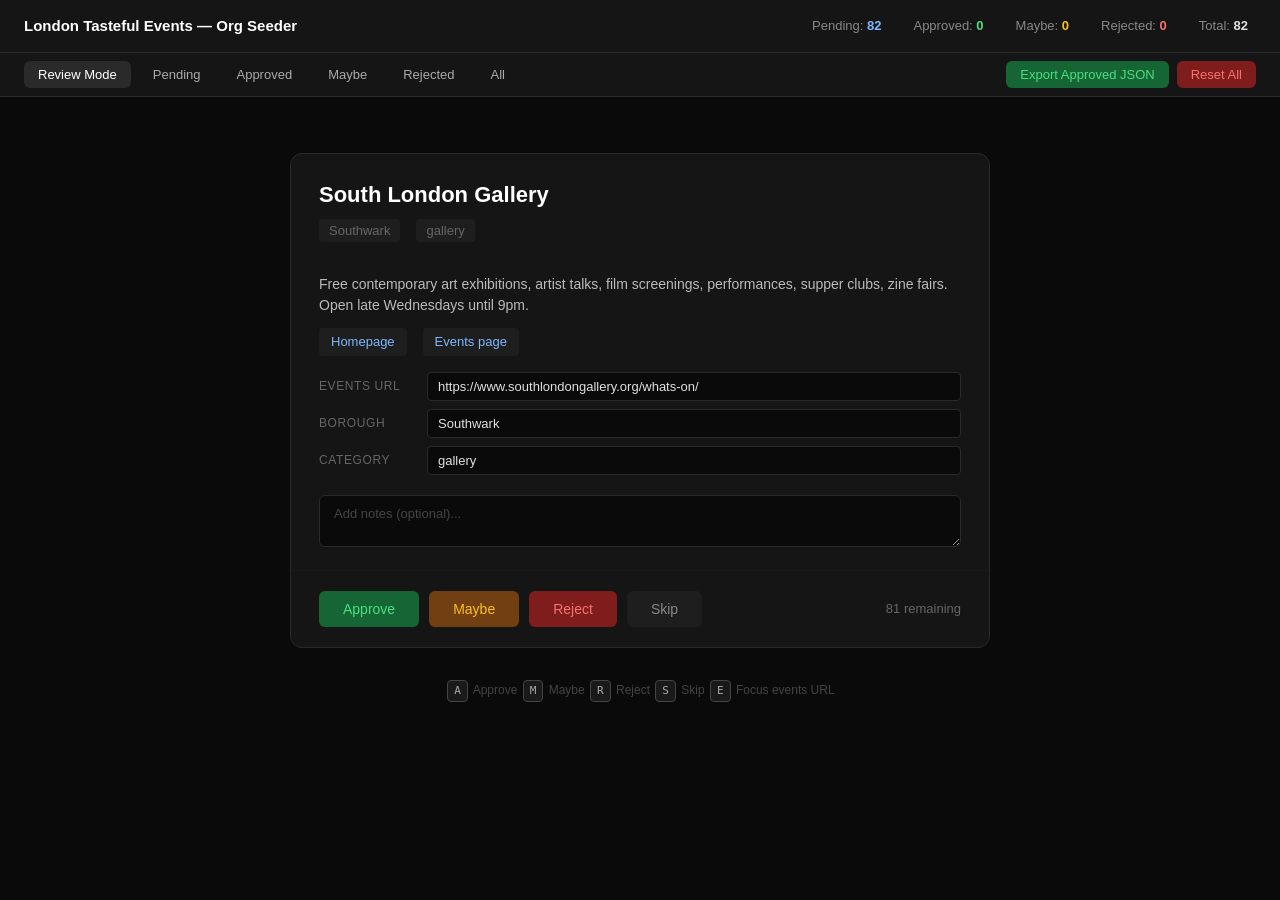
<file: review.html>
<!DOCTYPE html>
<html lang="en">
<head>
<meta charset="UTF-8">
<meta name="viewport" content="width=device-width, initial-scale=1.0">
<title>Org Seeder — London Tasteful Events</title>
<style>
* { box-sizing: border-box; margin: 0; padding: 0; }
body {
    font-family: -apple-system, BlinkMacSystemFont, "Segoe UI", sans-serif;
    background: #0a0a0a;
    color: #e0e0e0;
    line-height: 1.5;
}
a { color: #7eb8ff; text-decoration: none; }
a:hover { text-decoration: underline; }

/* Top bar */
.topbar {
    background: #151515;
    border-bottom: 1px solid #2a2a2a;
    padding: 12px 24px;
    display: flex;
    align-items: center;
    justify-content: space-between;
    position: sticky;
    top: 0;
    z-index: 100;
}
.topbar h1 { font-size: 15px; font-weight: 600; color: #fff; }
.stats { display: flex; gap: 16px; font-size: 13px; }
.stat { color: #888; cursor: pointer; padding: 4px 8px; border-radius: 4px; }
.stat:hover { background: #222; }
.stat.active { background: #2a2a2a; }
.stat strong { color: #e0e0e0; }
.stat.approved strong { color: #4ade80; }
.stat.rejected strong { color: #f87171; }
.stat.maybe strong { color: #fbbf24; }
.stat.pending strong { color: #7eb8ff; }

/* Mode tabs */
.tabs {
    background: #151515;
    border-bottom: 1px solid #2a2a2a;
    padding: 8px 24px;
    display: flex;
    gap: 8px;
    align-items: center;
}
.tab {
    padding: 6px 14px;
    border-radius: 6px;
    font-size: 13px;
    color: #aaa;
    cursor: pointer;
    border: none;
    background: none;
    font-family: inherit;
}
.tab:hover { background: #222; color: #fff; }
.tab.active { background: #2a2a2a; color: #fff; }
.tab-right { margin-left: auto; }
.btn-export {
    padding: 6px 14px;
    border-radius: 6px;
    font-size: 13px;
    color: #4ade80;
    background: #166534;
    border: none;
    cursor: pointer;
    font-family: inherit;
}
.btn-export:hover { background: #15803d; }
.btn-reset {
    padding: 6px 14px;
    border-radius: 6px;
    font-size: 13px;
    color: #f87171;
    background: #7f1d1d;
    border: none;
    cursor: pointer;
    font-family: inherit;
}
.btn-reset:hover { background: #991b1b; }

/* Container */
.container { max-width: 1100px; margin: 0 auto; padding: 24px; }

/* Review card */
.review-card {
    max-width: 700px;
    margin: 32px auto;
    background: #151515;
    border: 1px solid #2a2a2a;
    border-radius: 12px;
    overflow: hidden;
}
.review-header {
    padding: 24px 28px 16px;
}
.review-header h2 { font-size: 22px; color: #fff; margin-bottom: 4px; }
.review-meta {
    font-size: 13px;
    color: #666;
    display: flex;
    gap: 16px;
    margin-top: 8px;
}
.review-meta span {
    background: #1e1e1e;
    padding: 2px 10px;
    border-radius: 4px;
}
.review-body { padding: 16px 28px; }
.review-body p { color: #bbb; font-size: 14px; margin-bottom: 12px; }
.review-links { display: flex; gap: 16px; margin-bottom: 16px; }
.review-links a {
    font-size: 13px;
    padding: 4px 12px;
    background: #1e1e1e;
    border-radius: 4px;
}
.review-links a:hover { background: #2a2a2a; text-decoration: none; }
.edit-row {
    display: grid;
    grid-template-columns: 100px 1fr;
    gap: 8px;
    align-items: center;
    margin-bottom: 8px;
}
.edit-row label {
    font-size: 12px;
    color: #666;
    text-transform: uppercase;
    letter-spacing: 0.05em;
}
.edit-input {
    background: #0a0a0a;
    border: 1px solid #2a2a2a;
    border-radius: 4px;
    color: #e0e0e0;
    padding: 6px 10px;
    font-size: 13px;
    width: 100%;
    font-family: inherit;
}
.edit-input:focus { border-color: #444; outline: none; }
.notes-input {
    width: 100%;
    padding: 10px 14px;
    margin-top: 12px;
    background: #0a0a0a;
    border: 1px solid #2a2a2a;
    border-radius: 6px;
    color: #e0e0e0;
    font-size: 13px;
    font-family: inherit;
    resize: vertical;
}
.notes-input::placeholder { color: #444; }
.review-actions {
    padding: 20px 28px;
    border-top: 1px solid #1a1a1a;
    display: flex;
    gap: 10px;
    align-items: center;
}
.remaining {
    margin-left: auto;
    font-size: 13px;
    color: #666;
}
.btn {
    padding: 10px 24px;
    border: none;
    border-radius: 6px;
    font-size: 14px;
    font-weight: 500;
    cursor: pointer;
    font-family: inherit;
}
.btn-approve { background: #166534; color: #4ade80; }
.btn-approve:hover { background: #15803d; }
.btn-reject { background: #7f1d1d; color: #f87171; }
.btn-reject:hover { background: #991b1b; }
.btn-maybe { background: #713f12; color: #fbbf24; }
.btn-maybe:hover { background: #854d0e; }
.btn-skip { background: #1e1e1e; color: #888; }
.btn-skip:hover { background: #2a2a2a; color: #ccc; }

.shortcuts {
    text-align: center;
    margin-top: 20px;
    font-size: 12px;
    color: #444;
}
.kbd {
    display: inline-block;
    padding: 2px 6px;
    border: 1px solid #444;
    border-radius: 4px;
    font-size: 11px;
    font-family: monospace;
    color: #aaa;
    background: #1a1a1a;
    margin: 0 2px;
}

/* Table view */
.org-table { width: 100%; border-collapse: collapse; margin-top: 16px; }
.org-table th {
    text-align: left;
    padding: 8px 12px;
    font-size: 11px;
    text-transform: uppercase;
    letter-spacing: 0.05em;
    color: #666;
    border-bottom: 1px solid #2a2a2a;
    cursor: pointer;
}
.org-table th:hover { color: #aaa; }
.org-table td {
    padding: 10px 12px;
    font-size: 14px;
    border-bottom: 1px solid #1a1a1a;
    vertical-align: top;
}
.org-table tr:hover { background: #151515; }
.tag {
    display: inline-block;
    padding: 2px 8px;
    border-radius: 4px;
    font-size: 11px;
    font-weight: 500;
}
.tag-approved { background: #166534; color: #4ade80; }
.tag-rejected { background: #7f1d1d; color: #f87171; }
.tag-maybe { background: #713f12; color: #fbbf24; }
.tag-pending { background: #1e3a5f; color: #7eb8ff; }
.actions-cell { display: flex; gap: 4px; }
.actions-cell .btn { padding: 4px 10px; font-size: 12px; }
.empty {
    text-align: center;
    padding: 60px;
    color: #666;
}
.done-card {
    text-align: center;
    padding: 60px;
    max-width: 500px;
    margin: 60px auto;
}
.done-card h2 { color: #4ade80; font-size: 24px; margin-bottom: 16px; }
.done-stats { font-size: 14px; color: #666; line-height: 2; }
.done-stats strong { color: #e0e0e0; }
</style>
</head>
<body>

<div class="topbar">
    <h1>London Tasteful Events — Org Seeder</h1>
    <div class="stats" id="stats-bar"></div>
</div>

<div class="tabs">
    <button class="tab active" data-mode="review">Review Mode</button>
    <button class="tab" data-mode="list" data-status="pending">Pending</button>
    <button class="tab" data-mode="list" data-status="approved">Approved</button>
    <button class="tab" data-mode="list" data-status="maybe">Maybe</button>
    <button class="tab" data-mode="list" data-status="rejected">Rejected</button>
    <button class="tab" data-mode="list" data-status="all">All</button>
    <span class="tab-right"></span>
    <button class="btn-export" onclick="exportApproved()">Export Approved JSON</button>
    <button class="btn-reset" onclick="resetAll()">Reset All</button>
</div>

<div class="container" id="main"></div>

<script>
// ============================================================
// EMBEDDED SEED DATA — 82 London cultural orgs
// ============================================================
const SEED_DATA = [
  {"id":1,"name":"South London Gallery","homepage":"https://www.southlondongallery.org/","events_url":"https://www.southlondongallery.org/whats-on/","description":"Free contemporary art exhibitions, artist talks, film screenings, performances, supper clubs, zine fairs. Open late Wednesdays until 9pm.","borough":"Southwark","category":"gallery"},
  {"id":2,"name":"Autograph","homepage":"https://autograph.org.uk/","events_url":"https://autograph.org.uk/exhibitions","description":"Free photography exhibitions exploring race, identity, representation and social justice. Based in Hackney since 1988.","borough":"Hackney","category":"gallery"},
  {"id":3,"name":"Whitechapel Gallery","homepage":"https://www.whitechapelgallery.org/","events_url":"https://www.whitechapelgallery.org/exhibitions/","description":"Major contemporary art gallery. Free exhibitions on Thursday nights until 9pm. First Thursdays celebrations with curated East London art recommendations.","borough":"Tower Hamlets","category":"gallery"},
  {"id":4,"name":"ICA (Institute of Contemporary Arts)","homepage":"https://www.ica.art/","events_url":"https://www.ica.art/whats-on","description":"Contemporary arts centre on The Mall. Open until 11pm Tue-Sun. Film, exhibitions, talks, music and performances.","borough":"Westminster","category":"gallery"},
  {"id":5,"name":"Barbican Centre","homepage":"https://www.barbican.org.uk/","events_url":"https://www.barbican.org.uk/whats-on","description":"Major arts centre with gallery, cinema, theatre, concert hall. Gallery open late Thu-Sat until 8pm. Free foyer exhibitions and events.","borough":"City of London","category":"cultural centre"},
  {"id":6,"name":"The Castle Cinema","homepage":"https://thecastlecinema.com/","events_url":"https://thecastlecinema.com/","description":"Independent crowdfunded community cinema in Hackney. Pay What You Can screenings. Member-shaped programming.","borough":"Hackney","category":"community cinema"},
  {"id":7,"name":"The Lexi Cinema","homepage":"https://thelexicinema.co.uk/","events_url":"https://thelexicinema.co.uk/","description":"Volunteer-run independent cinema in Kensal Rise. 100% distributable profits go to charity.","borough":"Brent","category":"community cinema"},
  {"id":8,"name":"Rio Cinema","homepage":"https://riocinema.org.uk/","events_url":"https://riocinema.org.uk/","description":"London's oldest community-run cinema in Dalston. Film festivals including Kurdish Film Festival, Fringe! Queer Film & Arts Fest, Doc'n Roll.","borough":"Hackney","category":"community cinema"},
  {"id":9,"name":"Genesis Cinema","homepage":"https://www.genesiscinema.co.uk/","events_url":"https://www.genesiscinema.co.uk/","description":"Cultural hub in Whitechapel. Affordable films plus live music, poetry nights, swing events, festivals and community programming.","borough":"Tower Hamlets","category":"community cinema"},
  {"id":10,"name":"The Garden Cinema","homepage":"https://www.thegardencinema.co.uk/","events_url":"https://www.thegardencinema.co.uk/","description":"Intimate two-screen cinema in Covent Garden. Bi-weekly free screenings for members. Bar events.","borough":"Camden","category":"community cinema"},
  {"id":11,"name":"Rich Mix","homepage":"https://richmix.org.uk/","events_url":"https://richmix.org.uk/whats-on/","description":"Community arts space in Shoreditch. Three cinema screens, spoken word, theatre, live music. Three bars.","borough":"Tower Hamlets","category":"cultural centre"},
  {"id":12,"name":"ArtHouse Crouch End","homepage":"https://www.arthousecrouchend.co.uk/","events_url":"https://www.arthousecrouchend.co.uk/whats-on/","description":"Cinema, art, live music, theatre, dance, workshops, comedy. Community-focused arts venue. Tickets from \u00a37.","borough":"Haringey","category":"community cinema"},
  {"id":13,"name":"The Phoenix Cinema","homepage":"https://www.phoenixcinema.co.uk/","events_url":"https://www.phoenixcinema.co.uk/","description":"London's longest-running cinema, open since 1910. Independent not-for-profit single-screen cinema owned by charitable trust.","borough":"Barnet","category":"community cinema"},
  {"id":14,"name":"Prince Charles Cinema","homepage":"https://princecharlescinema.com/","events_url":"https://princecharlescinema.com/","description":"Cult cinema in Leicester Square. Movie marathons, \u00a32.50 member tickets, sing-a-long screenings, event nights.","borough":"Westminster","category":"community cinema"},
  {"id":15,"name":"BFI Southbank","homepage":"https://www.bfi.org.uk/bfi-southbank","events_url":"https://whatson.bfi.org.uk/Online/","description":"Four screens showing classic, independent and world cinema. Free BFI Mediatheque with hundreds of archive titles.","borough":"Lambeth","category":"community cinema"},
  {"id":16,"name":"Gresham College","homepage":"https://www.gresham.ac.uk/","events_url":"https://www.gresham.ac.uk/whats-on","description":"Over 100 free public lectures per year on astronomy, medicine, history, politics, law and more. Based in Holborn.","borough":"Camden","category":"lecture series"},
  {"id":17,"name":"Conway Hall","homepage":"https://conwayhall.org.uk/","events_url":"https://conwayhall.org.uk/whats-on/","description":"Home of the Ethical Society. Free speech platform with London Thinks debates, talks on social, political and cultural topics.","borough":"Camden","category":"lecture series"},
  {"id":18,"name":"LSE Public Events","homepage":"https://www.lse.ac.uk/events","events_url":"https://www.lse.ac.uk/events","description":"Free public lecture programme with podcasts. Searchable by topic and speaker. Open to all.","borough":"Westminster","category":"lecture series"},
  {"id":19,"name":"Royal Institute of Philosophy","homepage":"https://royalinstitutephilosophy.org/","events_url":"https://royalinstitutephilosophy.org/philosophy-events/","description":"Free public annual lecture series. Centenary series 2025/26: Philosophy in Retrospect and Prospect.","borough":"Camden","category":"lecture series"},
  {"id":20,"name":"Intelligence Squared","homepage":"https://www.intelligencesquared.com/","events_url":"https://www.intelligencesquared.com/events/","description":"Debates, talks and discussions in politics, economics, history, science and culture. Venues include Union Chapel and Barbican.","borough":"Islington","category":"lecture series"},
  {"id":21,"name":"How to Academy","homepage":"https://www.howtoacademy.com/","events_url":"https://www.howtoacademy.com/events","description":"Talks from thinkers, artists, scientists, entrepreneurs. Venues include Art Workers Guild in Bloomsbury and Barbican Hall.","borough":"Camden","category":"lecture series"},
  {"id":22,"name":"London Review Bookshop","homepage":"https://www.londonreviewbookshop.co.uk/","events_url":"https://www.londonreviewbookshop.co.uk/events","description":"Author talks, readings, film screenings, debates about literature, history and politics. Events twice weekly.","borough":"Camden","category":"bookshop events"},
  {"id":23,"name":"Foyles","homepage":"https://www.foyles.co.uk/","events_url":"https://www.foyles.co.uk/events","description":"Major independent bookshop on Charing Cross Road. Regular author conversations, panel discussions, literary talks.","borough":"Westminster","category":"bookshop events"},
  {"id":24,"name":"Lala Books","homepage":"https://www.lalabooks.london/","events_url":"https://www.lalabooks.london/whats-on","description":"Independent bookshop hosting poetry nights, author readings, literary events. Rooted in local community.","borough":"Hackney","category":"bookshop events"},
  {"id":25,"name":"Burley Fisher Books","homepage":"https://burleyfisherbooks.com/","events_url":"https://burleyfisherbooks.com/pages/events","description":"Independent bookshop in Dalston. Finalist for Independent Bookshop of the Year 2026. Regular events.","borough":"Hackney","category":"bookshop events"},
  {"id":26,"name":"Backstory Books","homepage":"https://www.backstorybooks.com/","events_url":"https://www.backstorybooks.com/events","description":"Independent bookshop in Balham. Three-time consecutive finalist for Bookshop of the Year. Author events and discussions.","borough":"Wandsworth","category":"bookshop events"},
  {"id":27,"name":"B\u00e0rd Books","homepage":"https://www.bardbooks.co.uk/","events_url":"https://www.bardbooks.co.uk/","description":"Independent bookshop on Roman Road. Two-time shortlisted for Bookshop of the Year.","borough":"Tower Hamlets","category":"bookshop events"},
  {"id":28,"name":"BookBar","homepage":"https://www.bookbar.co.uk/","events_url":"https://www.bookbar.co.uk/","description":"Bookshop-bar with outposts in Chelsea and Islington. Finalist for Independent Bookshop of the Year 2026.","borough":"Islington","category":"bookshop events"},
  {"id":29,"name":"The Albany","homepage":"https://www.thealbany.org.uk/","events_url":"https://www.thealbany.org.uk/whats-on/","description":"SE London's leading arts centre in Deptford. Community collaboration, artist development. Youth takeovers, over-65s arts club.","borough":"Lewisham","category":"cultural centre"},
  {"id":30,"name":"Bernie Grant Arts Centre","homepage":"https://www.berniegrantcentre.co.uk/","events_url":"https://www.berniegrantcentre.co.uk/whats-on/","description":"\u00a315m multi-arts centre in Tottenham. 274-seat auditorium, studio, caf\u00e9/bar, enterprise centre.","borough":"Haringey","category":"cultural centre"},
  {"id":31,"name":"Battersea Arts Centre","homepage":"https://bac.org.uk/","events_url":"https://bac.org.uk/whats-on/","description":"Home for radical theatre, workspace. Near Clapham Junction. Known for innovative community programming.","borough":"Wandsworth","category":"cultural centre"},
  {"id":32,"name":"Old Diorama Arts Centre","homepage":"https://olddiorama.com/","events_url":"https://olddiorama.com/","description":"Euston's centre for artistic creation and community action. Home to creative organisations and artists.","borough":"Camden","category":"cultural centre"},
  {"id":33,"name":"The Space","homepage":"https://space.org.uk/","events_url":"https://space.org.uk/whats-on/","description":"Performing arts centre in a converted church on the Isle of Dogs. Arts, events and workshops.","borough":"Tower Hamlets","category":"cultural centre"},
  {"id":34,"name":"Second Wave Youth Arts","homepage":"https://secondwave.org.uk/","events_url":"https://secondwave.org.uk/","description":"Free youth arts programmes for ages 11-25 in Deptford. Drama, songwriting, music, film, photography.","borough":"Lewisham","category":"cultural centre"},
  {"id":35,"name":"Brixton House","homepage":"https://brixtonhouse.co.uk/","events_url":"https://brixtonhouse.co.uk/whats-on/","description":"Formerly Ovalhouse Theatre. Theatre, dance, live art in Brixton. Focus on new work and diverse voices.","borough":"Lambeth","category":"theatre"},
  {"id":36,"name":"London Hackspace","homepage":"https://london.hackspace.org.uk/","events_url":"https://london.hackspace.org.uk/","description":"Non-profit community-run workshop. 3D printing, laser cutting, electronics, metalwork. Open Wednesday evenings.","borough":"Tower Hamlets","category":"makers space"},
  {"id":37,"name":"South London Makerspace","homepage":"https://southlondonmakerspace.org/","events_url":"https://southlondonmakerspace.org/","description":"Community workshop in Herne Hill. Laser cutter, screenprinting, 3D printing, ceramics. Member-run, volunteer basis.","borough":"Lambeth","category":"makers space"},
  {"id":38,"name":"Makerversity","homepage":"https://www.makerversity.org/","events_url":"https://www.makerversity.org/","description":"Maker community in Somerset House. Wednesday breakfasts, members bar, discounted exhibitions and events.","borough":"Westminster","category":"makers space"},
  {"id":39,"name":"Blackhorse Workshop","homepage":"https://www.blackhorseworkshop.co.uk/","events_url":"https://www.blackhorseworkshop.co.uk/","description":"Public resource workshop for making, mending and DIY. Space for the creative community with tools and technical support.","borough":"Waltham Forest","category":"makers space"},
  {"id":40,"name":"London Sculpture Workshop","homepage":"https://londonsculptureworkshop.org/","events_url":"https://londonsculptureworkshop.org/","description":"London's first open access sculpture workshop. Metal, wood, mould-making, ceramics. Not-for-profit community interest company.","borough":"Hackney","category":"makers space"},
  {"id":41,"name":"Apples and Snakes (Jawdance)","homepage":"https://applesandsnakes.org/","events_url":"https://applesandsnakes.org/event/jawdance/","description":"London's warmest spoken word and open mic night. Free to attend. Supportive space for all voices.","borough":"Hackney","category":"poetry readings"},
  {"id":42,"name":"Hidden Literature (MY WORD!)","homepage":"https://hiddenliterature.com/","events_url":"https://hiddenliterature.com/london-poetry-open-mic/","description":"Open mic night at Grow Hackney. Spoken word, poetry, hip-hop, R&B, neo-soul. Welcoming to first-timers.","borough":"Hackney","category":"poetry readings"},
  {"id":43,"name":"Grow Hackney","homepage":"https://www.growhackney.co.uk/","events_url":"https://www.growhackney.co.uk/events-calendar/","description":"Community venue hosting poetry, music, and cultural events in Hackney.","borough":"Hackney","category":"community space"},
  {"id":44,"name":"Green Note","homepage":"https://www.greennote.co.uk/","events_url":"https://www.greennote.co.uk/","description":"Award-winning intimate live music venue and vegetarian caf\u00e9-bar in Camden. Folk, Americana, blues, jazz, world music every night.","borough":"Camden","category":"live music venue"},
  {"id":45,"name":"Cafe Oto","homepage":"https://www.cafeoto.co.uk/","events_url":"https://www.cafeoto.co.uk/events/","description":"Experimental and avant-garde music in Dalston. Free jazz, improvisation, sound art. The weirdest and most creative sounds in London.","borough":"Hackney","category":"live music venue"},
  {"id":46,"name":"The Lexington","homepage":"https://thelexington.co.uk/","events_url":"https://thelexington.co.uk/","description":"Bastion of independent music between King's Cross and Angel since 2008. Gigs, pop quizzes, events.","borough":"Islington","category":"live music venue"},
  {"id":47,"name":"Union Chapel","homepage":"https://unionchapel.org.uk/","events_url":"https://unionchapel.org.uk/whats-on/","description":"Working church and stunningly beautiful live music venue in Highbury & Islington.","borough":"Islington","category":"live music venue"},
  {"id":48,"name":"The Bull's Head (Barnes)","homepage":"https://www.thebullsheadbarnes.com/","events_url":"https://www.thebullsheadbarnes.com/","description":"Live music seven days a week for over 60 years. Iconic Jazz Room in Barnes.","borough":"Richmond upon Thames","category":"live music venue"},
  {"id":49,"name":"Moth Club","homepage":"https://mothclub.co.uk/","events_url":"https://mothclub.co.uk/","description":"Former servicemen's club in Hackney. Intimate gigs. Secret shows from Lady Gaga, Foo Fighters and more.","borough":"Hackney","category":"live music venue"},
  {"id":50,"name":"The Cockpit","homepage":"https://thecockpit.org.uk/","events_url":"https://thecockpit.org.uk/","description":"Small flexible fringe venue in Marylebone. Music, comedy, dance, and theatre.","borough":"Westminster","category":"theatre"},
  {"id":51,"name":"Bread and Roses Theatre","homepage":"https://www.breadandrosestheatre.co.uk/","events_url":"https://www.breadandrosestheatre.co.uk/whats-on","description":"Consistent powerhouse of the South London fringe. Under 100 seats. New work focus.","borough":"Lambeth","category":"theatre"},
  {"id":52,"name":"Hen and Chickens Theatre","homepage":"https://www.henandchickens.com/","events_url":"https://www.henandchickens.com/","description":"Jewel of North London fringe. Pub theatre above a bar. Home to Unrestricted View.","borough":"Islington","category":"theatre"},
  {"id":53,"name":"Lion and Unicorn Theatre","homepage":"https://www.lionandunicorntheatre.com/","events_url":"https://www.lionandunicorntheatre.com/","description":"Black-box space above a Kentish Town pub. Daring, experimental work. Run by Proforca Theatre Company.","borough":"Camden","category":"theatre"},
  {"id":54,"name":"The Finborough Theatre","homepage":"https://www.finboroughtheatre.co.uk/","events_url":"https://www.finboroughtheatre.co.uk/","description":"Pioneering West London fringe theatre. Known for discovering new talent. Running since 1980.","borough":"Kensington and Chelsea","category":"theatre"},
  {"id":55,"name":"Pleasance Theatre","homepage":"https://www.pleasance.co.uk/islington","events_url":"https://www.pleasance.co.uk/islington","description":"One of the most exciting fringe theatres in London since 1995. Two spaces: Mainhouse (230) and Stagespace (54).","borough":"Islington","category":"theatre"},
  {"id":56,"name":"Blue Elephant Theatre","homepage":"https://www.blueelephanttheatre.co.uk/","events_url":"https://www.blueelephanttheatre.co.uk/","description":"Fully wheelchair accessible fringe theatre in Camberwell.","borough":"Southwark","category":"theatre"},
  {"id":57,"name":"Half Moon Theatre","homepage":"https://www.halfmoon.org.uk/","events_url":"https://www.halfmoon.org.uk/whats-on/","description":"UK's leading small-scale young people's venue and touring company. Based in Limehouse, East London.","borough":"Tower Hamlets","category":"theatre"},
  {"id":58,"name":"Greenwich Theatre","homepage":"https://www.greenwichtheatre.org.uk/","events_url":"https://www.greenwichtheatre.org.uk/whats-on/","description":"Theatre in Greenwich, near the DLR and mainline station. Mix of professional and community programming.","borough":"Greenwich","category":"theatre"},
  {"id":59,"name":"Tate Modern","homepage":"https://www.tate.org.uk/visit/tate-modern","events_url":"https://www.tate.org.uk/whats-on?gallery=tate-modern","description":"Free contemporary art. Tate Lates: art, music, film, talks and workshops until 10pm on select Fridays.","borough":"Southwark","category":"museum"},
  {"id":60,"name":"Science Museum Lates","homepage":"https://www.sciencemuseum.org.uk/","events_url":"https://www.sciencemuseum.org.uk/see-and-do/lates","description":"Last Wednesday of each month, 6:30-10pm. Themed nights with interactive activities, quizzes, silent discos, experiments.","borough":"Kensington and Chelsea","category":"museum"},
  {"id":61,"name":"National Portrait Gallery","homepage":"https://www.npg.org.uk/","events_url":"https://www.npg.org.uk/whatson","description":"Open late Fri-Sat until 9pm. Artist-led drawing classes, jazz nights, story tours.","borough":"Westminster","category":"museum"},
  {"id":62,"name":"The Old Operating Theatre Museum","homepage":"https://oldoperatingtheatre.com/","events_url":"https://oldoperatingtheatre.com/events/","description":"Film screenings, secret concerts, quirky historical talks, Victorian surgical demonstrations. In a church attic.","borough":"Southwark","category":"museum"},
  {"id":63,"name":"Mam Sham Supper Club","homepage":"https://www.mamsham.com/","events_url":"https://www.mamsham.com/","description":"Comedy-meets-culinary supper club. Three-course menus inspired by three comedy acts. Seats up to 200.","borough":null,"category":"supper club"},
  {"id":64,"name":"Khao Suppers","homepage":null,"events_url":null,"description":"Monthly Gujarati supper club. Started in an East London home. Four-course menus of classic Gujarati dishes.","borough":"Hackney","category":"supper club"},
  {"id":65,"name":"Dinner Ladies","homepage":null,"events_url":null,"description":"Sustainable supper clubs with Asian flex. Themed events including Wasted Supper \u2014 turning unwanted leftovers into delicious meals.","borough":null,"category":"supper club"},
  {"id":66,"name":"Eleven98","homepage":null,"events_url":null,"description":"Hackney-sourced supper club. All produce from local area. Sustainability-first dinners.","borough":"Hackney","category":"supper club"},
  {"id":67,"name":"Wimbledon BookFest","homepage":"https://www.wimbledonbookfest.org/","events_url":"https://www.wimbledonbookfest.org/","description":"London's leading literary festival. 15-25 October 2026. Year-round education programme. Partnership with Lahore Literary Festival.","borough":"Merton","category":"bookshop events"},
  {"id":68,"name":"Lectures London","homepage":"https://lectures.london/","events_url":"https://lectures.london/","description":"Aggregator listing free lectures across London. Cities, AI, philosophy, history, science and more.","borough":null,"category":"lecture series"},
  {"id":69,"name":"The RSA","homepage":"https://www.thersa.org/","events_url":"https://www.thersa.org/events","description":"Royal Society of Arts. Free public events, talks, and lectures on social change, innovation and creativity.","borough":"Westminster","category":"lecture series"},
  {"id":70,"name":"Peckham Festival","homepage":"https://www.peckhamfestival.org/","events_url":"https://www.peckhamfestival.org/","description":"Free long weekend of art, performances, activities. Made in Peckham open studios. Art trail through warehouses and streets.","borough":"Southwark","category":"community space"},
  {"id":71,"name":"London Gallery Weekend","homepage":"https://londongalleryweekend.art/","events_url":"https://londongalleryweekend.art/","description":"Free annual event with 130+ contemporary galleries. Talks, family activities, special events across London.","borough":null,"category":"gallery"},
  {"id":72,"name":"Camden Fringe","homepage":"https://camdenfringe.com/","events_url":"https://camdenfringe.com/","description":"Annual fringe festival in August. Alternative to Edinburgh. Cheap tickets, new material in intimate venues.","borough":"Camden","category":"theatre"},
  {"id":73,"name":"Ronnie Scott's","homepage":"https://www.ronniescotts.co.uk/","events_url":"https://www.ronniescotts.co.uk/performances","description":"Spiritual home of British jazz since 1959. Seven days a week, often two shows a night.","borough":"Westminster","category":"live music venue"},
  {"id":74,"name":"Landmark Arts Centre","homepage":"https://www.landmarkartscentre.org/","events_url":"https://www.landmarkartscentre.org/","description":"Art exhibitions, workshops and live events in Teddington, SW London.","borough":"Richmond upon Thames","category":"cultural centre"},
  {"id":75,"name":"Brady Arts & Community Centre","homepage":"https://www.thvenues.co.uk/venues/the-brady-arts-centre","events_url":"https://www.thvenues.co.uk/venues/the-brady-arts-centre","description":"Multi-purpose venue in Whitechapel near Brick Lane. Performances, exhibitions, rehearsals, workshops.","borough":"Tower Hamlets","category":"community space"},
  {"id":76,"name":"Outernet London","homepage":"https://www.outernet.com/","events_url":"https://www.outernet.com/","description":"Free immersive experience at Tottenham Court Road. Part gallery, part digital art. Open until midnight some days.","borough":"Camden","category":"cultural centre"},
  {"id":77,"name":"Eatwith London (formerly Grub Club)","homepage":"https://www.eatwith.com/l/grubclub","events_url":"https://www.eatwith.com/l/destinations/london/dinners","description":"Platform for supper clubs and alternative dining experiences with local chefs.","borough":null,"category":"supper club"},
  {"id":78,"name":"Tate Britain","homepage":"https://www.tate.org.uk/visit/tate-britain","events_url":"https://www.tate.org.uk/whats-on?gallery=tate-britain","description":"Free British art collection. After-hours events every couple of months with sound, visuals, activities and discussions.","borough":"Westminster","category":"museum"},
  {"id":79,"name":"Natural History Museum","homepage":"https://www.nhm.ac.uk/","events_url":"https://www.nhm.ac.uk/events.html","description":"Free museum with late night events including legendary silent disco starting at 10pm.","borough":"Kensington and Chelsea","category":"museum"},
  {"id":80,"name":"ANNKA KULTYS Gallery","homepage":"https://www.annkakultys.com/","events_url":"https://www.annkakultys.com/","description":"Contemporary and digital art gallery on Hackney Road. Wheelchair accessible.","borough":"Hackney","category":"gallery"},
  {"id":81,"name":"Oriole Bar","homepage":"https://www.oriolebar.com/","events_url":"https://www.oriolebar.com/oriole-music","description":"Live jazz, blues, and world music Wed-Sat in Covent Garden.","borough":"Westminster","category":"live music venue"},
  {"id":82,"name":"Boisdale","homepage":"https://www.boisdale.co.uk/","events_url":"https://www.boisdale.co.uk/","description":"Jazz, soul and blues in Canary Wharf and Belgravia. Sunday blues brunch, Saturday soul lunches, live bands.","borough":"Tower Hamlets","category":"live music venue"}
];

// ============================================================
// STATE — persisted to localStorage
// ============================================================
const STORAGE_KEY = 'lte_org_reviews';

function loadState() {
    const saved = localStorage.getItem(STORAGE_KEY);
    if (saved) return JSON.parse(saved);
    // Initialize from seed
    const state = {};
    SEED_DATA.forEach(org => {
        state[org.id] = {
            status: 'pending',
            notes: '',
            events_url: org.events_url || '',
            borough: org.borough || '',
            category: org.category || '',
        };
    });
    return state;
}

function saveState() {
    localStorage.setItem(STORAGE_KEY, JSON.stringify(state));
}

let state = loadState();
let currentMode = 'review';
let currentFilter = 'pending';

// ============================================================
// STATS
// ============================================================
function getStats() {
    const stats = { pending: 0, approved: 0, rejected: 0, maybe: 0, total: SEED_DATA.length };
    SEED_DATA.forEach(org => {
        const s = state[org.id]?.status || 'pending';
        stats[s] = (stats[s] || 0) + 1;
    });
    return stats;
}

function renderStats() {
    const stats = getStats();
    document.getElementById('stats-bar').innerHTML = `
        <span class="stat pending ${currentMode === 'list' && currentFilter === 'pending' ? 'active' : ''}"
              onclick="showList('pending')">
            Pending: <strong>${stats.pending}</strong>
        </span>
        <span class="stat approved ${currentMode === 'list' && currentFilter === 'approved' ? 'active' : ''}"
              onclick="showList('approved')">
            Approved: <strong>${stats.approved}</strong>
        </span>
        <span class="stat maybe ${currentMode === 'list' && currentFilter === 'maybe' ? 'active' : ''}"
              onclick="showList('maybe')">
            Maybe: <strong>${stats.maybe}</strong>
        </span>
        <span class="stat rejected ${currentMode === 'list' && currentFilter === 'rejected' ? 'active' : ''}"
              onclick="showList('rejected')">
            Rejected: <strong>${stats.rejected}</strong>
        </span>
        <span class="stat">Total: <strong>${stats.total}</strong></span>
    `;
}

// ============================================================
// TAB HANDLING
// ============================================================
document.querySelectorAll('.tab').forEach(tab => {
    tab.addEventListener('click', () => {
        document.querySelectorAll('.tab').forEach(t => t.classList.remove('active'));
        tab.classList.add('active');
        const mode = tab.dataset.mode;
        if (mode === 'review') {
            currentMode = 'review';
            renderReview();
        } else {
            currentMode = 'list';
            currentFilter = tab.dataset.status;
            renderList(currentFilter);
        }
        renderStats();
    });
});

// ============================================================
// REVIEW MODE
// ============================================================
function getPendingOrgs() {
    return SEED_DATA.filter(org => (state[org.id]?.status || 'pending') === 'pending');
}

function renderReview() {
    const pending = getPendingOrgs();
    const main = document.getElementById('main');

    if (pending.length === 0) {
        const stats = getStats();
        main.innerHTML = `
            <div class="done-card">
                <h2>All caught up!</h2>
                <p style="color: #888; font-size: 16px; margin-bottom: 24px;">No more pending orgs to review.</p>
                <div class="done-stats">
                    <p>Approved: <strong style="color: #4ade80;">${stats.approved}</strong></p>
                    <p>Maybe: <strong style="color: #fbbf24;">${stats.maybe}</strong></p>
                    <p>Rejected: <strong style="color: #f87171;">${stats.rejected}</strong></p>
                </div>
                <div style="margin-top: 32px;">
                    <button class="btn-export" onclick="exportApproved()">Export Approved JSON</button>
                </div>
            </div>
        `;
        return;
    }

    const org = pending[0];
    const s = state[org.id];
    const remaining = pending.length - 1;

    main.innerHTML = `
        <div class="review-card">
            <div class="review-header">
                <h2>${esc(org.name)}</h2>
                <div class="review-meta">
                    ${s.borough ? `<span>${esc(s.borough)}</span>` : ''}
                    ${s.category ? `<span>${esc(s.category)}</span>` : ''}
                </div>
            </div>

            <div class="review-body">
                ${org.description ? `<p>${esc(org.description)}</p>` : ''}

                <div class="review-links">
                    ${org.homepage ? `<a href="${esc(org.homepage)}" target="_blank" rel="noopener">Homepage</a>` : ''}
                    ${s.events_url ? `<a href="${esc(s.events_url)}" target="_blank" rel="noopener">Events page</a>` : ''}
                </div>

                <div style="margin-top: 16px;">
                    <div class="edit-row">
                        <label>Events URL</label>
                        <input class="edit-input" id="edit-events-url" value="${esc(s.events_url)}" placeholder="https://...">
                    </div>
                    <div class="edit-row">
                        <label>Borough</label>
                        <input class="edit-input" id="edit-borough" value="${esc(s.borough)}" placeholder="e.g. Hackney">
                    </div>
                    <div class="edit-row">
                        <label>Category</label>
                        <input class="edit-input" id="edit-category" value="${esc(s.category)}" placeholder="e.g. gallery">
                    </div>
                </div>

                <textarea class="notes-input" id="edit-notes" rows="2" placeholder="Add notes (optional)...">${esc(s.notes)}</textarea>
            </div>

            <div class="review-actions">
                <button class="btn btn-approve" onclick="decide(${org.id}, 'approved')">Approve</button>
                <button class="btn btn-maybe" onclick="decide(${org.id}, 'maybe')">Maybe</button>
                <button class="btn btn-reject" onclick="decide(${org.id}, 'rejected')">Reject</button>
                <button class="btn btn-skip" onclick="renderReviewNext()">Skip</button>
                <span class="remaining">${remaining} remaining</span>
            </div>
        </div>

        <div class="shortcuts">
            <span class="kbd">A</span> Approve
            <span class="kbd">M</span> Maybe
            <span class="kbd">R</span> Reject
            <span class="kbd">S</span> Skip
            <span class="kbd">E</span> Focus events URL
        </div>
    `;
}

let skipIndex = 0;

function renderReviewNext() {
    // Skip just re-renders, cycling to next pending org
    const pending = getPendingOrgs();
    if (pending.length <= 1) {
        renderReview();
        return;
    }
    // Move current to end by temporarily marking and unmarking
    // Actually, simpler: just rotate the view
    skipIndex = (skipIndex + 1) % pending.length;
    const org = pending[skipIndex % pending.length];
    // Just re-render — the pending list order doesn't change so skip
    // doesn't really work with a simple filter. Let's just re-render.
    renderReview();
}

function decide(orgId, status) {
    // Save edits
    const eventsUrl = document.getElementById('edit-events-url')?.value || '';
    const borough = document.getElementById('edit-borough')?.value || '';
    const category = document.getElementById('edit-category')?.value || '';
    const notes = document.getElementById('edit-notes')?.value || '';

    state[orgId] = {
        ...state[orgId],
        status,
        events_url: eventsUrl,
        borough,
        category,
        notes,
    };
    saveState();
    renderStats();
    renderReview();
}

// ============================================================
// LIST MODE
// ============================================================
function renderList(filter) {
    const main = document.getElementById('main');
    let orgs = SEED_DATA;
    if (filter !== 'all') {
        orgs = orgs.filter(o => (state[o.id]?.status || 'pending') === filter);
    }

    if (orgs.length === 0) {
        main.innerHTML = `<div class="empty"><p>No orgs with status "${filter}".</p></div>`;
        return;
    }

    let rows = orgs.map(org => {
        const s = state[org.id] || {};
        const status = s.status || 'pending';
        return `
            <tr>
                <td>
                    <strong>${esc(org.name)}</strong>
                    ${org.description ? `<br><span style="color:#888;font-size:12px;">${esc(org.description.substring(0, 100))}</span>` : ''}
                </td>
                <td style="font-size:13px;color:#aaa;">${esc(s.borough || org.borough || '\u2014')}</td>
                <td style="font-size:13px;color:#aaa;">${esc(s.category || org.category || '\u2014')}</td>
                <td style="font-size:12px;">
                    ${org.homepage ? `<a href="${esc(org.homepage)}" target="_blank" rel="noopener">homepage</a>` : ''}
                    ${s.events_url ? `<br><a href="${esc(s.events_url)}" target="_blank" rel="noopener">events</a>` : ''}
                </td>
                <td><span class="tag tag-${status}">${status}</span></td>
                <td>
                    <div class="actions-cell">
                        <button class="btn btn-approve" onclick="quickStatus(${org.id},'approved')">Y</button>
                        <button class="btn btn-maybe" onclick="quickStatus(${org.id},'maybe')">?</button>
                        <button class="btn btn-reject" onclick="quickStatus(${org.id},'rejected')">N</button>
                    </div>
                </td>
            </tr>
        `;
    }).join('');

    main.innerHTML = `
        <table class="org-table">
            <thead><tr>
                <th>Name</th><th>Borough</th><th>Category</th><th>Links</th><th>Status</th><th>Actions</th>
            </tr></thead>
            <tbody>${rows}</tbody>
        </table>
    `;
}

function quickStatus(orgId, status) {
    state[orgId] = { ...state[orgId], status };
    saveState();
    renderStats();
    renderList(currentFilter);
}

// ============================================================
// EXPORT
// ============================================================
function exportApproved() {
    const approved = SEED_DATA
        .filter(org => state[org.id]?.status === 'approved')
        .map(org => {
            const s = state[org.id];
            return {
                name: org.name,
                homepage: org.homepage,
                events_url: s.events_url || org.events_url,
                description: org.description,
                borough: s.borough || org.borough,
                category: s.category || org.category,
                notes: s.notes || undefined,
            };
        });

    const blob = new Blob([JSON.stringify(approved, null, 2)], { type: 'application/json' });
    const url = URL.createObjectURL(blob);
    const a = document.createElement('a');
    a.href = url;
    a.download = 'approved_orgs.json';
    a.click();
    URL.revokeObjectURL(url);
}

function resetAll() {
    if (!confirm('Reset all reviews? This cannot be undone.')) return;
    localStorage.removeItem(STORAGE_KEY);
    state = loadState();
    renderStats();
    if (currentMode === 'review') renderReview();
    else renderList(currentFilter);
}

// ============================================================
// KEYBOARD SHORTCUTS
// ============================================================
document.addEventListener('keydown', (e) => {
    if (currentMode !== 'review') return;
    if (e.target.tagName === 'INPUT' || e.target.tagName === 'TEXTAREA') return;

    const pending = getPendingOrgs();
    if (pending.length === 0) return;
    const orgId = pending[0].id;

    switch (e.key.toLowerCase()) {
        case 'a': decide(orgId, 'approved'); break;
        case 'r': decide(orgId, 'rejected'); break;
        case 'm': decide(orgId, 'maybe'); break;
        case 's': renderReviewNext(); break;
        case 'e':
            e.preventDefault();
            document.getElementById('edit-events-url')?.focus();
            break;
    }
});

// ============================================================
// UTILS
// ============================================================
function esc(str) {
    if (!str) return '';
    const div = document.createElement('div');
    div.textContent = str;
    return div.innerHTML;
}

// ============================================================
// INIT
// ============================================================
function showList(status) {
    currentMode = 'list';
    currentFilter = status;
    document.querySelectorAll('.tab').forEach(t => {
        t.classList.remove('active');
        if (t.dataset.mode === 'list' && t.dataset.status === status) t.classList.add('active');
    });
    renderStats();
    renderList(status);
}

renderStats();
renderReview();
</script>
</body>
</html>
</file>
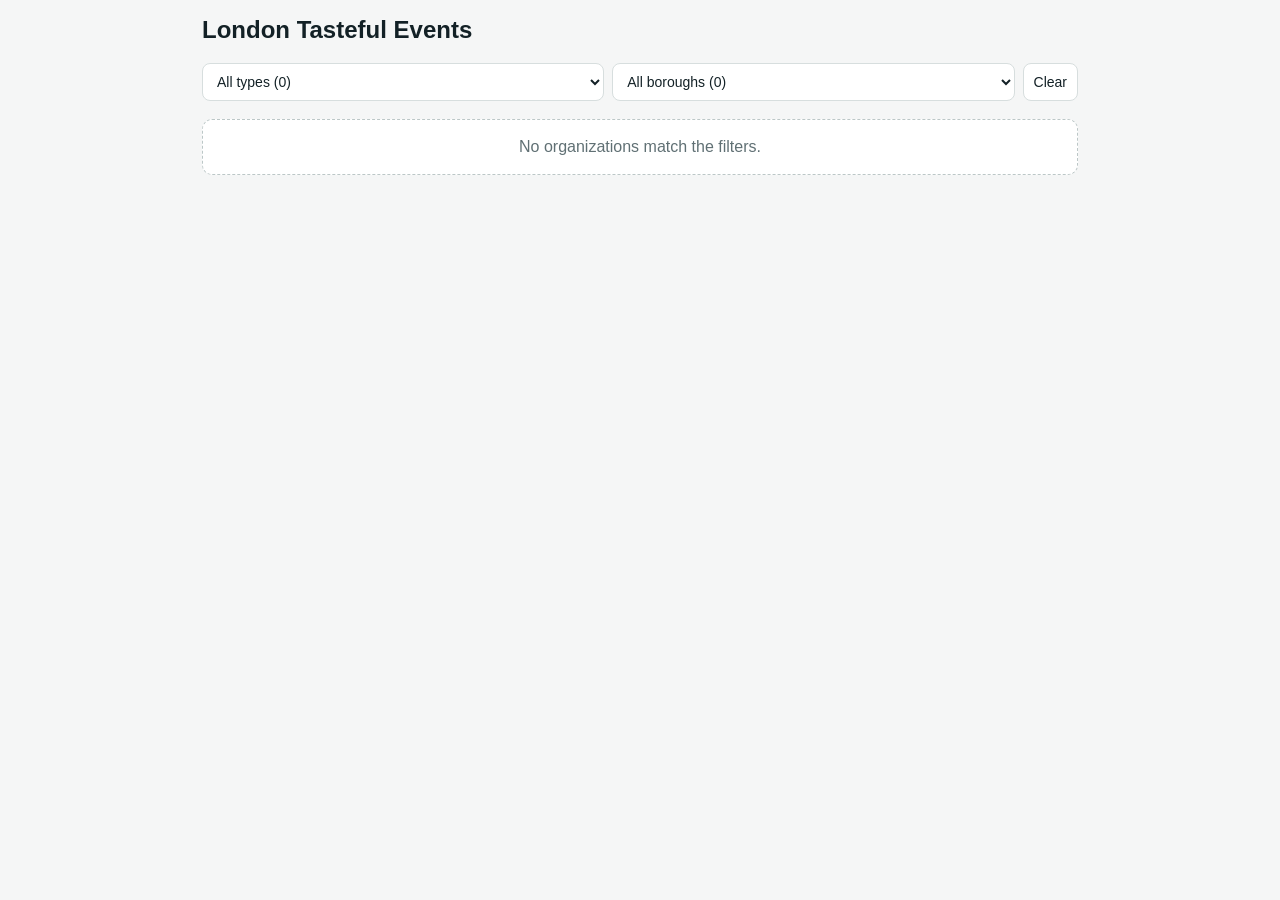
<file: app/templates/public.html>
<!doctype html>
<html lang="en">
  <head>
    <meta charset="UTF-8" />
    <meta name="viewport" content="width=device-width, initial-scale=1.0" />
    <title>London Tasteful Events</title>
    <style>
      :root {
        --bg: #f5f6f6;
        --ink: #132126;
        --muted: #607074;
        --line: #d7dede;
        --card: #ffffff;
      }

      * {
        box-sizing: border-box;
      }

      body {
        margin: 0;
        font-family: "IBM Plex Sans", "Avenir Next", "Segoe UI", sans-serif;
        color: var(--ink);
        background: var(--bg);
        overflow-x: hidden;
      }

      main {
        max-width: 900px;
        margin: 0 auto;
        padding: 16px 12px 28px;
      }

      h1 {
        margin: 0 0 10px;
        font-size: 24px;
        line-height: 1.2;
      }

      .controls {
        display: grid;
        grid-template-columns: 1fr 1fr auto;
        gap: 8px;
        margin-bottom: 10px;
        position: sticky;
        top: 0;
        z-index: 4;
        background: var(--bg);
        padding: 8px 0;
      }

      select,
      button {
        border: 1px solid var(--line);
        border-radius: 8px;
        background: var(--card);
        color: var(--ink);
        font-size: 14px;
        padding: 9px 10px;
        min-width: 0;
        max-width: 100%;
      }

      select {
        overflow: hidden;
        text-overflow: ellipsis;
        white-space: nowrap;
      }

      button {
        cursor: pointer;
      }

      .list {
        margin: 0;
        padding: 0;
        list-style: none;
        border: 1px solid var(--line);
        border-radius: 10px;
        background: var(--card);
        min-width: 0;
      }

      .list li {
        border-top: 1px solid var(--line);
        padding: 9px 12px;
        display: flex;
        align-items: flex-start;
        gap: 8px;
      }

      .list li:first-child {
        border-top: none;
      }

      .org-info {
        flex: 1;
        min-width: 0;
      }

      .org-name {
        display: block;
        font-size: 14px;
        line-height: 1.25;
        margin: 0;
        overflow-wrap: break-word;
        word-break: break-word;
      }

      .flag-btn {
        flex-shrink: 0;
        border: none;
        background: none;
        padding: 2px 4px;
        font-size: 18px;
        cursor: pointer;
        opacity: 0.45;
        line-height: 1;
      }

      .flag-btn.flagged {
        opacity: 1;
        cursor: default;
      }

      .org-name a {
        color: #0645ad;
        text-decoration: underline;
      }

      .org-name a:visited {
        color: #551a8b;
      }

      .org-name a:hover {
        color: #0b2e87;
      }

      .org-meta {
        margin-top: 2px;
        font-size: 12px;
        color: var(--muted);
        overflow-wrap: break-word;
        word-break: break-word;
      }

      .empty {
        border: 1px dashed #bcc7c7;
        border-radius: 10px;
        color: var(--muted);
        background: var(--card);
        padding: 18px 12px;
        text-align: center;
      }

      @media (max-width: 700px) {
        .controls {
          grid-template-columns: 1fr 1fr;
        }

        button {
          grid-column: span 2;
        }
      }

      @media (max-width: 400px) {
        .controls {
          grid-template-columns: 1fr;
        }

        button {
          grid-column: span 1;
        }
      }
    </style>
  </head>
  <body>
    <main>
      <h1>London Tasteful Events</h1>

      <section class="controls">
        <select id="type-filter"></select>
        <select id="borough-filter"></select>
        <button id="clear-filters" type="button">Clear</button>
      </section>

      <section id="results"></section>
    </main>

    <script>
      window.PUBLIC_PAYLOAD = {{ payload | tojson }};
    </script>
    <script>
      const payload = window.PUBLIC_PAYLOAD || {};
      const allOrgs = Array.isArray(payload.orgs) ? payload.orgs : [];

      const ui = {
        org_type: "all",
        borough: "all",
      };

      const flaggedIds = new Set();

      const els = {
        org_type: document.getElementById("type-filter"),
        borough: document.getElementById("borough-filter"),
        clear: document.getElementById("clear-filters"),
        results: document.getElementById("results"),
      };

      function clean(value, fallback = "") {
        const text = String(value ?? "").trim();
        return text || fallback;
      }

      function escapeHtml(value) {
        return String(value ?? "")
          .replace(/&/g, "&amp;")
          .replace(/</g, "&lt;")
          .replace(/>/g, "&gt;")
          .replace(/"/g, "&quot;")
          .replace(/'/g, "&#39;");
      }

      function titleCase(value) {
        return clean(value)
          .split(" ")
          .filter(Boolean)
          .map((part) => part[0].toUpperCase() + part.slice(1))
          .join(" ");
      }

      function orgTypeLabel(value) {
        const labels = {
          bookshop: "Bookshop",
          cinema: "Cinema",
          gallery: "Gallery",
          live_music_venue: "Live music venue",
          theatre: "Theatre",
          museum: "Museum",
          makers_space: "Makers space",
          park: "Park",
          garden: "Garden",
          cultural_centre: "Cultural centre",
          university: "University",
          learned_society: "Learned society",
          promoter: "Promoter",
          festival: "Festival",
          organisation: "Organisation",
        };
        const cleanValue = clean(value, "organisation");
        return labels[cleanValue] || titleCase(cleanValue.replace(/_/g, " "));
      }

      function uniqueValues(items, key, fallback) {
        const values = new Set();
        for (const item of items) {
          values.add(clean(item[key], fallback));
        }
        return Array.from(values).sort((a, b) => a.localeCompare(b));
      }

      function countBy(items, key, fallback) {
        const counts = {};
        for (const item of items) {
          const val = clean(item[key], fallback);
          counts[val] = (counts[val] || 0) + 1;
        }
        return counts;
      }

      function updateFilterOptions() {
        const types = uniqueValues(allOrgs, "org_type", "organisation");
        const boroughs = uniqueValues(allOrgs, "borough", "Unspecified");

        const boroughScoped = ui.borough === "all" ? allOrgs : allOrgs.filter((o) => clean(o.borough, "Unspecified") === ui.borough);
        const typeScoped = ui.org_type === "all" ? allOrgs : allOrgs.filter((o) => clean(o.org_type, "organisation") === ui.org_type);

        const typeCounts = countBy(boroughScoped, "org_type", "organisation");
        const borCounts = countBy(typeScoped, "borough", "Unspecified");

        els.org_type.innerHTML = `<option value="all">All types (${boroughScoped.length})</option>${types
          .filter((item) => typeCounts[item])
          .map((item) => `<option value="${escapeHtml(item)}">${escapeHtml(orgTypeLabel(item))} (${typeCounts[item]})</option>`)
          .join("")}`;
        els.org_type.value = ui.org_type;

        els.borough.innerHTML = `<option value="all">All boroughs (${typeScoped.length})</option>${boroughs
          .filter((item) => borCounts[item])
          .map((item) => `<option value="${escapeHtml(item)}">${escapeHtml(item)} (${borCounts[item]})</option>`)
          .join("")}`;
        els.borough.value = ui.borough;
      }

      function filteredOrgs() {
        const list = allOrgs.filter((org) => {
          const orgType = clean(org.org_type, "organisation");
          const borough = clean(org.borough, "Unspecified");
          if (ui.org_type !== "all" && ui.org_type !== orgType) return false;
          if (ui.borough !== "all" && ui.borough !== borough) return false;
          return true;
        });

        list.sort((a, b) => clean(a.name).localeCompare(clean(b.name)));
        return list;
      }

      function render() {
        updateFilterOptions();
        const rows = filteredOrgs();
        if (!rows.length) {
          els.results.innerHTML = `<div class="empty">No organizations match the filters.</div>`;
          return;
        }

        const items = rows
          .map((org) => {
            const name = clean(org.name, "Unnamed");
            const eventsUrl = clean(org.events_url);
            const orgType = orgTypeLabel(org.org_type);
            const borough = clean(org.borough, "Unspecified");
            const nameMarkup = eventsUrl
              ? `<a href="${escapeHtml(eventsUrl)}" target="_blank" rel="noreferrer noopener">${escapeHtml(name)}</a>`
              : escapeHtml(name);
            const isFlagged = flaggedIds.has(org.id);
            return `
              <li>
                <div class="org-info">
                  <p class="org-name">${nameMarkup}</p>
                  <div class="org-meta">${escapeHtml(orgType)} • ${escapeHtml(borough)}</div>
                </div>
                <button class="flag-btn${isFlagged ? " flagged" : ""}" data-org-id="${org.id}" title="${isFlagged ? "Flagged for review" : "Flag for review"}" type="button">${isFlagged ? "\u2639\uFE0F" : "\u2639\uFE0E"}</button>
              </li>
            `;
          })
          .join("");

        els.results.innerHTML = `<ul class="list">${items}</ul>`;
      }

      function wireEvents() {
        els.org_type.addEventListener("change", (event) => {
          ui.org_type = event.target.value || "all";
          render();
        });

        els.borough.addEventListener("change", (event) => {
          ui.borough = event.target.value || "all";
          render();
        });

        els.clear.addEventListener("click", () => {
          ui.org_type = "all";
          ui.borough = "all";
          els.org_type.value = "all";
          els.borough.value = "all";
          render();
        });
      }

      document.addEventListener("click", (event) => {
        const btn = event.target.closest(".flag-btn");
        if (!btn) return;
        const orgId = Number(btn.dataset.orgId);
        if (!orgId || flaggedIds.has(orgId)) return;
        flaggedIds.add(orgId);
        btn.classList.add("flagged");
        btn.textContent = "\u2639\uFE0F";
        btn.title = "Flagged for review";
        fetch(`/api/flag/${orgId}`, { method: "POST" }).catch(() => {});
      });

      wireEvents();
      render();
    </script>
  </body>
</html>
</file>
